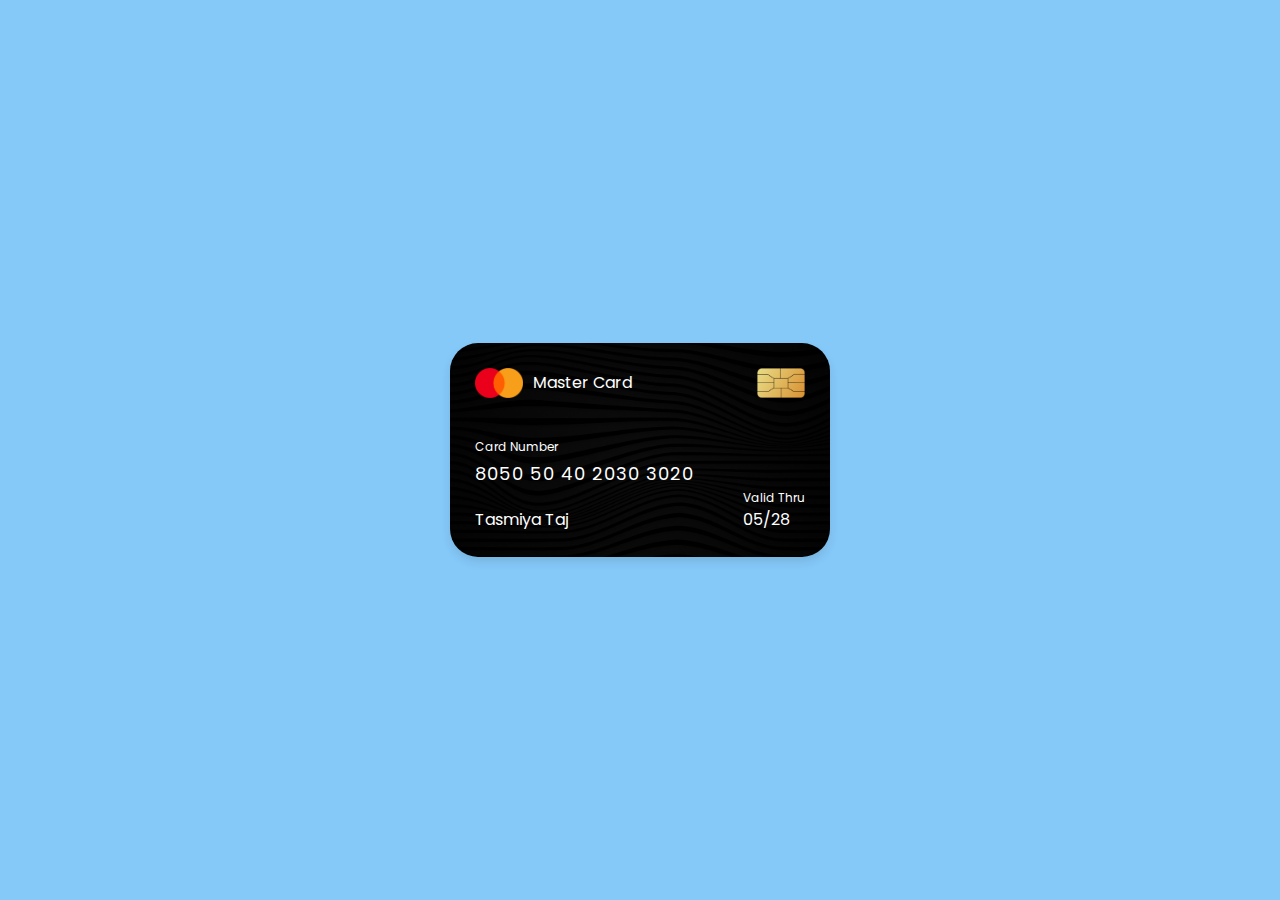
<file: credit card/index.html>
<!DOCTYPE html>
<html lang="en">
<head>
    <meta charset="UTF-8">
    <meta name="viewport" content="width=device-width, initial-scale=1.0">
    <title>Credit card</title>
    <link rel="stylesheet" href="style.css">
    <link href="https://fonts.googleapis.com/css2?family=Open+Sans:ital,wght@0,300..800;1,300..800&family=Poppins:ital,wght@0,100;0,200;0,300;0,400;0,500;0,600;0,700;0,800;0,900;1,100;1,200;1,300;1,400;1,500;1,600;1,700;1,800;1,900&family=Roboto:ital,wght@0,100..900;1,100..900&display=swap" rel="stylesheet">
    <link href='https://unpkg.com/boxicons@2.1.4/css/boxicons.min.css' rel='stylesheet'>
</head>
<body>
    <div class="container">
        <header>
            <span class="logo">
                <img src="logo.png" alt="">
                <h5>Master Card</h5>
            </span>
            <img src="chip.png" alt="" class="chip">
        </header>
        <div class="card-details">
            <div class="name-number">
                <h6>Card Number</h6>
                <h5 class="number">8050 50 40 2030 3020</h5>
                <h5 class="name">Tasmiya Taj</h5>
            </div>
            <div class="valid-date">
                <h6>Valid Thru</h6>
                <h5>05/28</h5>
            </div>
        </div>
    </div>
    
</body>
</html>
</file>
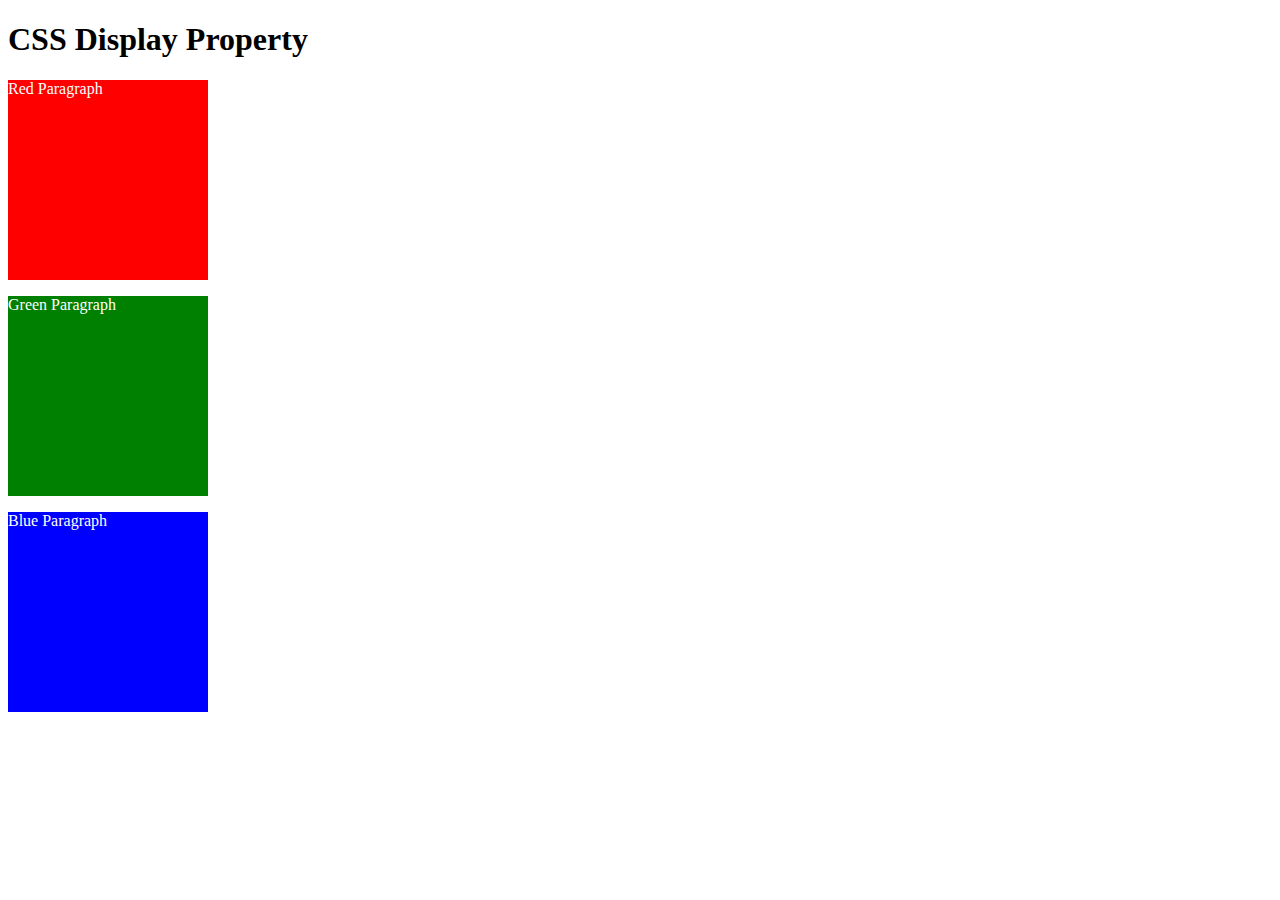
<file: CSS display/index.html>
<!DOCTYPE html>
<html lang="en">
<head>
    <meta charset="UTF-8">
    <meta name="viewport" content="width=device-width, initial-scale=1.0">
    <title>css display</title>
    <link rel="stylesheet" href="style.css">
</head>
<body>
    <h1>CSS Display Property</h1>
    <div class="red">
        <p>Red Paragraph</p>
    </div>
    <div class="green">
        <p>Green Paragraph</p>
    </div>
    <div class="blue">
         <p>Blue Paragraph</p>
    </div>
</body>
</html>
</file>
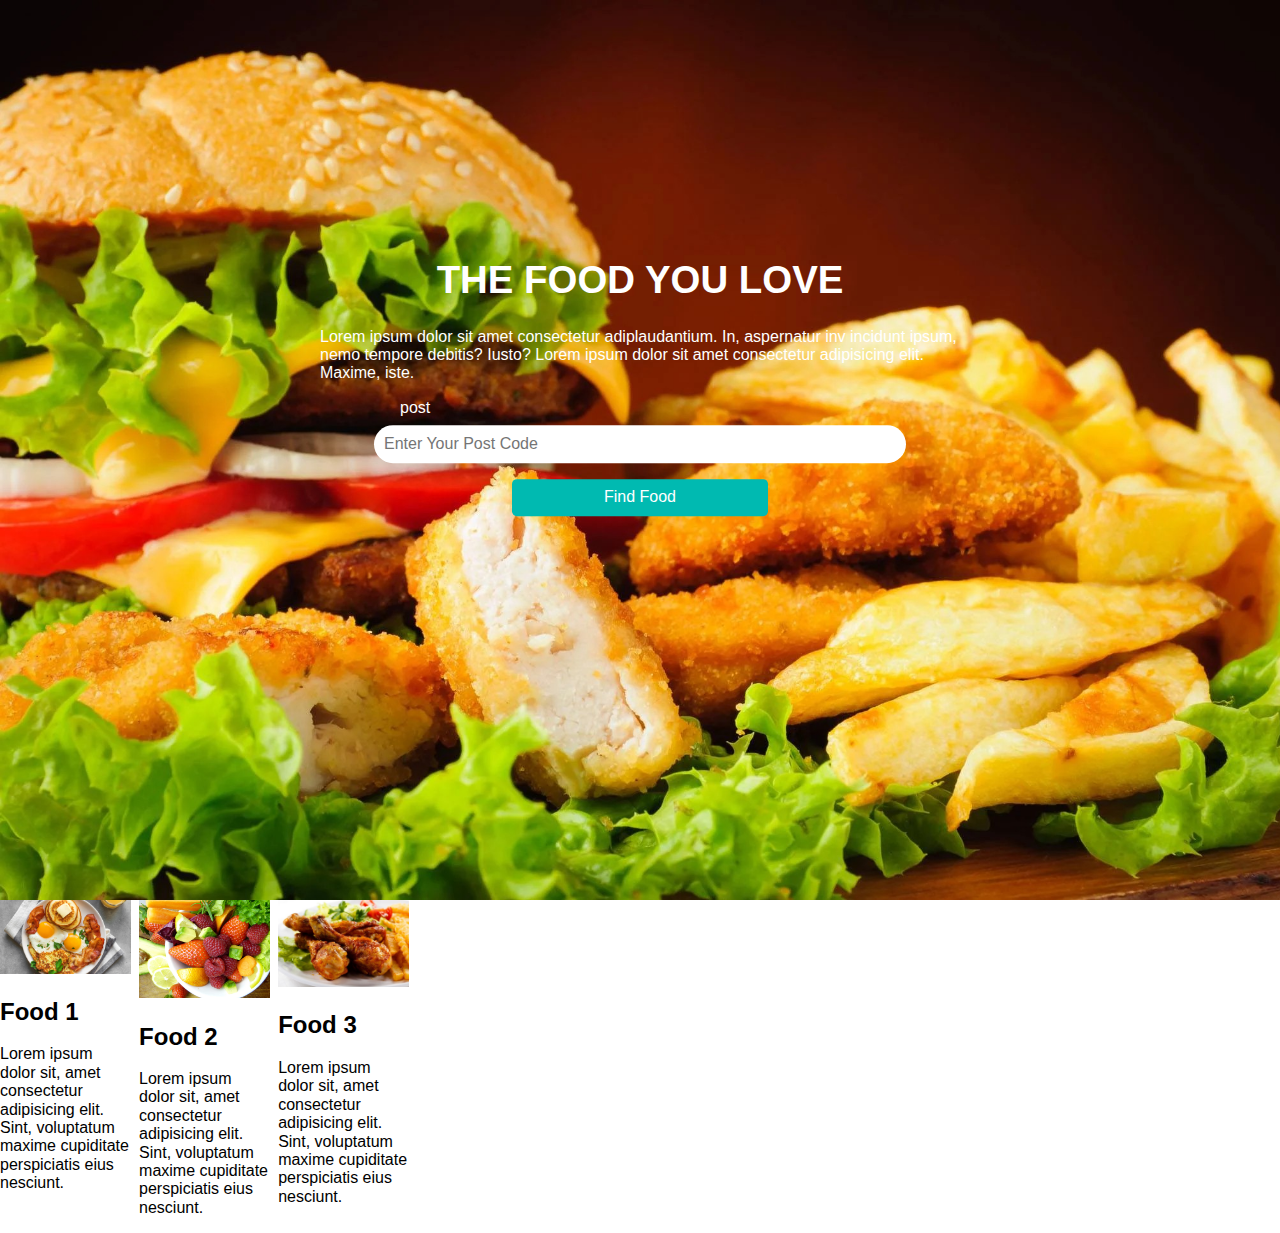
<file: first website/index.html>
<!DOCTYPE html>
<html lang="en">
<head>
    <meta charset="UTF-8">
    <meta name="viewport" content="width=device-width, initial-scale=1.0">
    <title>first website</title>
    <link rel="stylesheet" href="style.css">
    <link rel="stylesheet" href="normalize.css">
    <link href="https://fonts.googleapis.com/css2?family=Open+Sans:ital,wght@0,300..800;1,300..800&family=Poppins:ital,wght@0,100;0,200;0,300;0,400;0,500;0,600;0,700;0,800;0,900;1,100;1,200;1,300;1,400;1,500;1,600;1,700;1,800;1,900&family=Roboto:ital,wght@0,100..900;1,100..900&display=swap" rel="stylesheet">
    <link href='https://unpkg.com/boxicons@2.1.4/css/boxicons.min.css' rel='stylesheet'>
</head>
</head>
<body>
    <section class="hero_image">
        <div class="hero_wrapper">
            <h1>THE FOOD YOU LOVE</h1>
            <P>Lorem ipsum dolor sit amet consectetur adiplaudantium. In, aspernatur inv incidunt ipsum, nemo tempore debitis? Iusto? Lorem ipsum dolor sit amet consectetur adipisicing elit. Maxime, iste.</P>
            <span>post</span>
            <form action="#" class="form_code">
                <input type="text" class="post_code" placeholder="Enter Your Post Code">
                <button type="submit">Find Food</button>
            </form>
        </div>
    </section>
    <section class="product">
        <div class="product_list_item">
            <img src="omlet.jpg" class="img-responsive" alt="">
            <h2 class="product_heading">
                Food 1
            </h2>
            <P>Lorem ipsum dolor sit, amet consectetur adipisicing elit. Sint, voluptatum maxime cupiditate perspiciatis eius nesciunt.</P>
        </div>
        <div class="product_list_item">
            <img src="fruit.jpg" class="img-responsive" alt="">
            <h2 class="product_heading">
                Food 2
            </h2>
            <P>Lorem ipsum dolor sit, amet consectetur adipisicing elit. Sint, voluptatum maxime cupiditate perspiciatis eius nesciunt.</P>
        </div>
        <div class="product_list_item">
            <img src="leg pc.jpg" class="img-responsive" alt="">
            <h2 class="product_heading">
                Food 3
            </h2>
            <P>Lorem ipsum dolor sit, amet consectetur adipisicing elit. Sint, voluptatum maxime cupiditate perspiciatis eius nesciunt.</P>
        </div>
    </section>

    
</body>
</html>
</file>
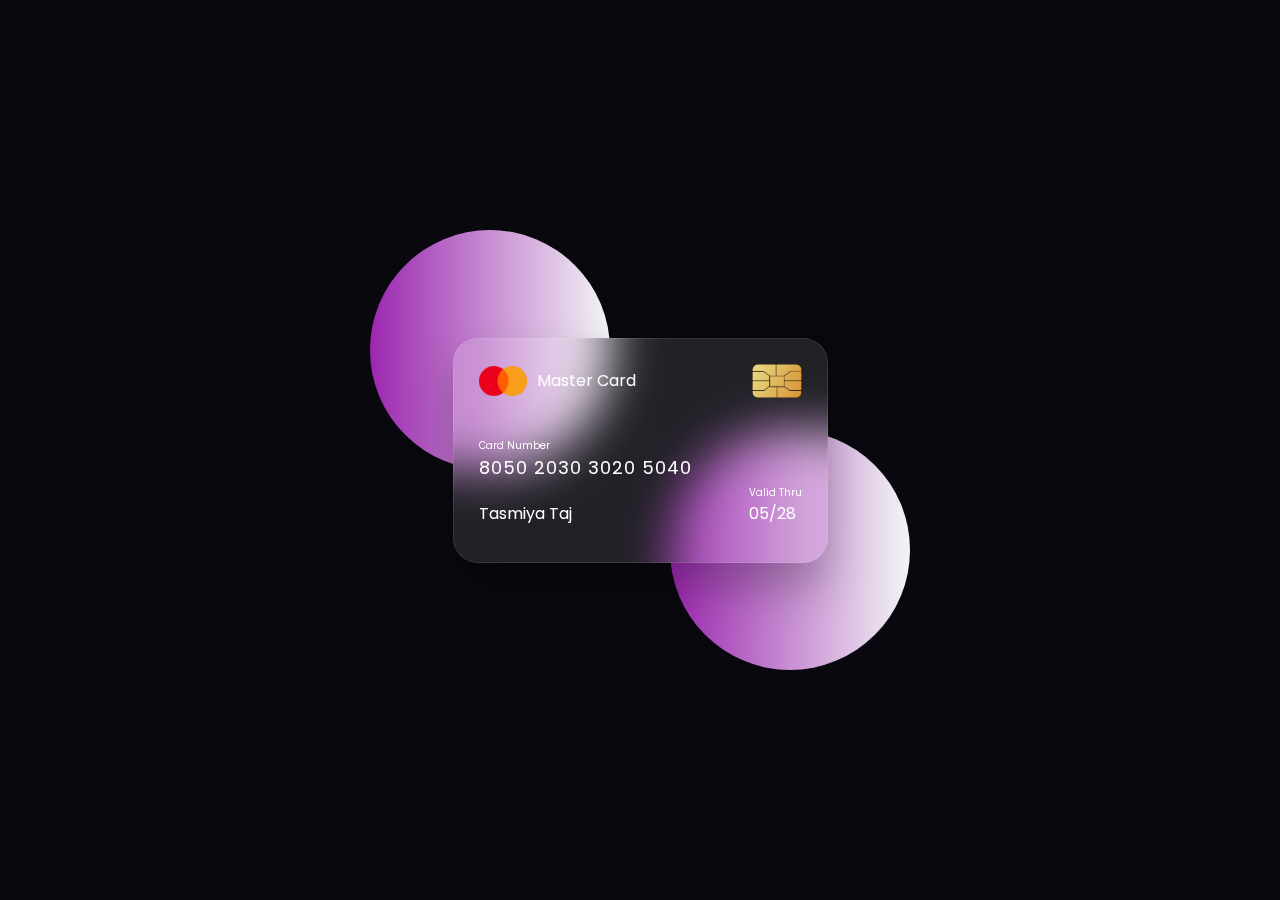
<file: flipping card UI/index.html>
<!DOCTYPE html>
<html lang="en">
<head>
    <meta charset="UTF-8">
    <meta name="viewport" content="width=device-width, initial-scale=1.0">
    <title>Flipping card UI design</title>
    <link rel="stylesheet" href="style.css">
    <link href="https://fonts.googleapis.com/css2?family=Open+Sans:ital,wght@0,300..800;1,300..800&family=Poppins:ital,wght@0,100;0,200;0,300;0,400;0,500;0,600;0,700;0,800;0,900;1,100;1,200;1,300;1,400;1,500;1,600;1,700;1,800;1,900&family=Roboto:ital,wght@0,100..900;1,100..900&display=swap" rel="stylesheet">
    <link href='https://unpkg.com/boxicons@2.1.4/css/boxicons.min.css' rel='stylesheet'>
</head>
<body>
    <section>
        <div class="container">
            <div class="card front-face">
                <header>
                    <span class="logo">
                        <img src="logo.png" alt="">
                        <h5>Master Card</h5>
                    </span>
                    <img src="chip.png" alt="" class="chip">
                </header>
                <div class="card-details">
                    <div class="name-number">
                        <h6>Card Number</h6>
                        <h5 class="number">8050 2030 3020 5040</h5>
                        <h5 class="name">Tasmiya Taj</h5>
                    </div>
                    <div class="valid-date">
                        <h6>Valid Thru</h6>
                        <h5>05/28</h5>
                    </div>
                </div>
            </div>
            <div class="card back-face">
                <h6>For customer service call +977 4343 3433 or email at mastercard@gmail.com</h6>
                <span class="magnetic-strip"></span>
                <div class="signature"><i>005</i></div>
                <h5>Lorem ipsum, dolor sit amet consectetur adipisicing elit. Ea, aspernatur! Lorem ipsum dolor sit amet. Lorem, ipsum. Lorem ipsum dolor, sit amet consectetur adipisicing elit. Esse, dicta? Lorem ipsum dolor sit amet. Lorem, ipsum.</h5>
                
            </div>
        </div>
    </section>
    
</body>
</html>
</file>
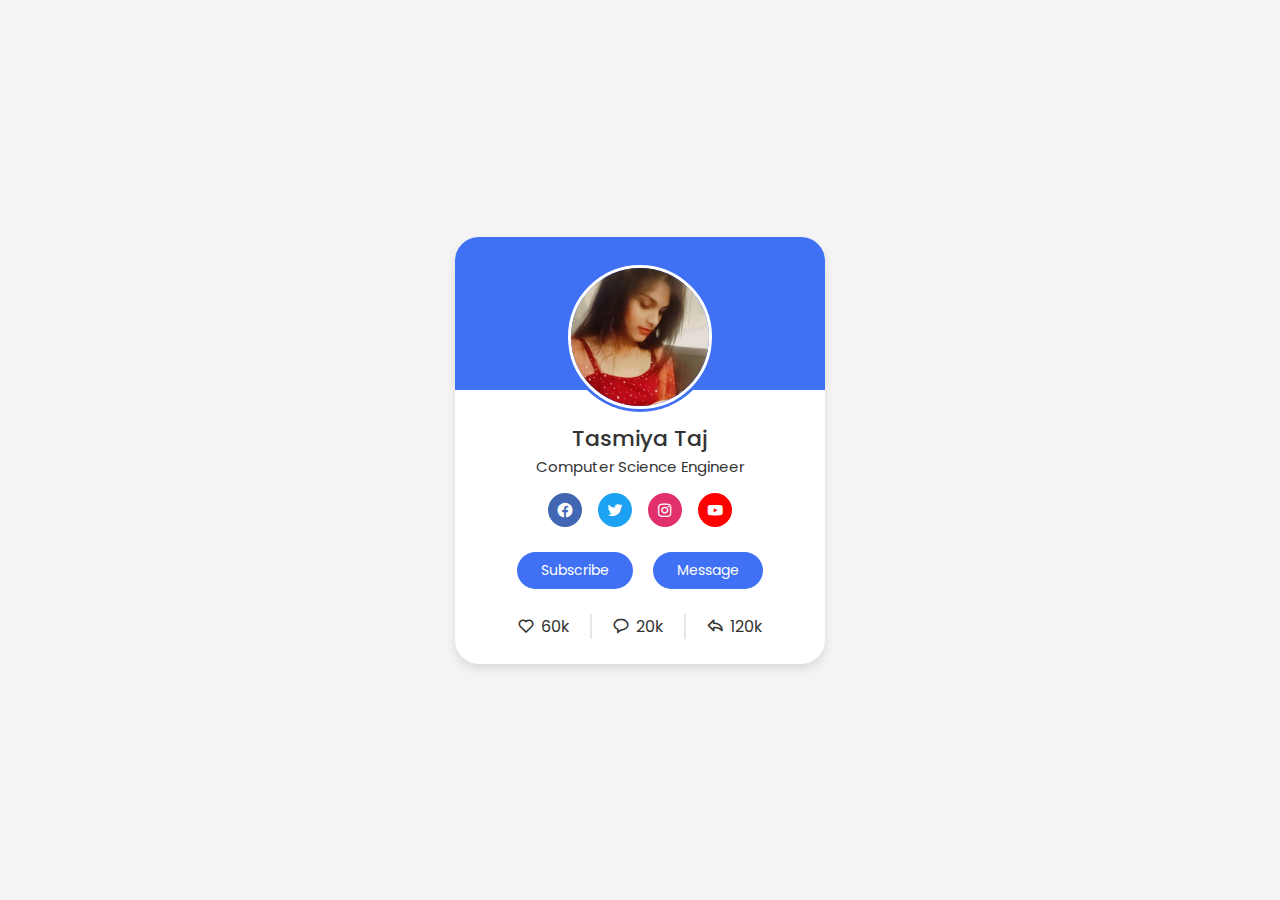
<file: responsive profile card/index.html>
<!DOCTYPE html>
<html lang="en">
<head>
    <meta charset="UTF-8">
    <meta name="viewport" content="width=device-width, initial-scale=1.0">
    <title>profile card UI design</title>
    <link rel="stylesheet" href="style.css">
    <link href="https://fonts.googleapis.com/css2?family=Open+Sans:ital,wght@0,300..800;1,300..800&family=Poppins:ital,wght@0,100;0,200;0,300;0,400;0,500;0,600;0,700;0,800;0,900;1,100;1,200;1,300;1,400;1,500;1,600;1,700;1,800;1,900&family=Roboto:ital,wght@0,100..900;1,100..900&display=swap" rel="stylesheet">
    <link href='https://unpkg.com/boxicons@2.1.4/css/boxicons.min.css' rel='stylesheet'>
</head>
<body>
    
    <div class="profile-card">
        <div class="image">
            <img src="profile.jpg" alt="" class="profile-img">
        </div>
        <div class="text-data">
            <span class="name">Tasmiya Taj</span>
            <span class="job">Computer Science Engineer</span>
        </div>
        <div class="media-buttons">
            <a href="#"style="background:#4267b2"  class="link">
            <i class='bx bxl-facebook-circle'></i>
            </a>
            <a href="#" style="background:#1da1f2" class="link">
            <i class='bx bxl-twitter'></i>
            </a>
            <a href="#" style="background:#e1306c" class="link">
             <i class='bx bxl-instagram'></i>
            </a>
            <a href="#" style="background:#ff0000" class="link">
            <i class='bx bxl-youtube'></i>
            </a>
        </div>
        <div class="buttons">
            <button class="button">Subscribe</button>
            <button class="button">Message</button>
        </div>
        <div class="analytics">
            <div class="data">
                <i class='bx bx-heart' ></i>
                <span class="number">60k</span>
            </div>
            <div class="data">
                <i class='bx bx-message-rounded' ></i>
                <span class="number">20k</span>
            </div>
            <div class="data">
                <i class='bx bx-share'></i>
                <span class="number">120k</span>
            </div>
        </div>
    </div>


    
</body>
</html>
</file>
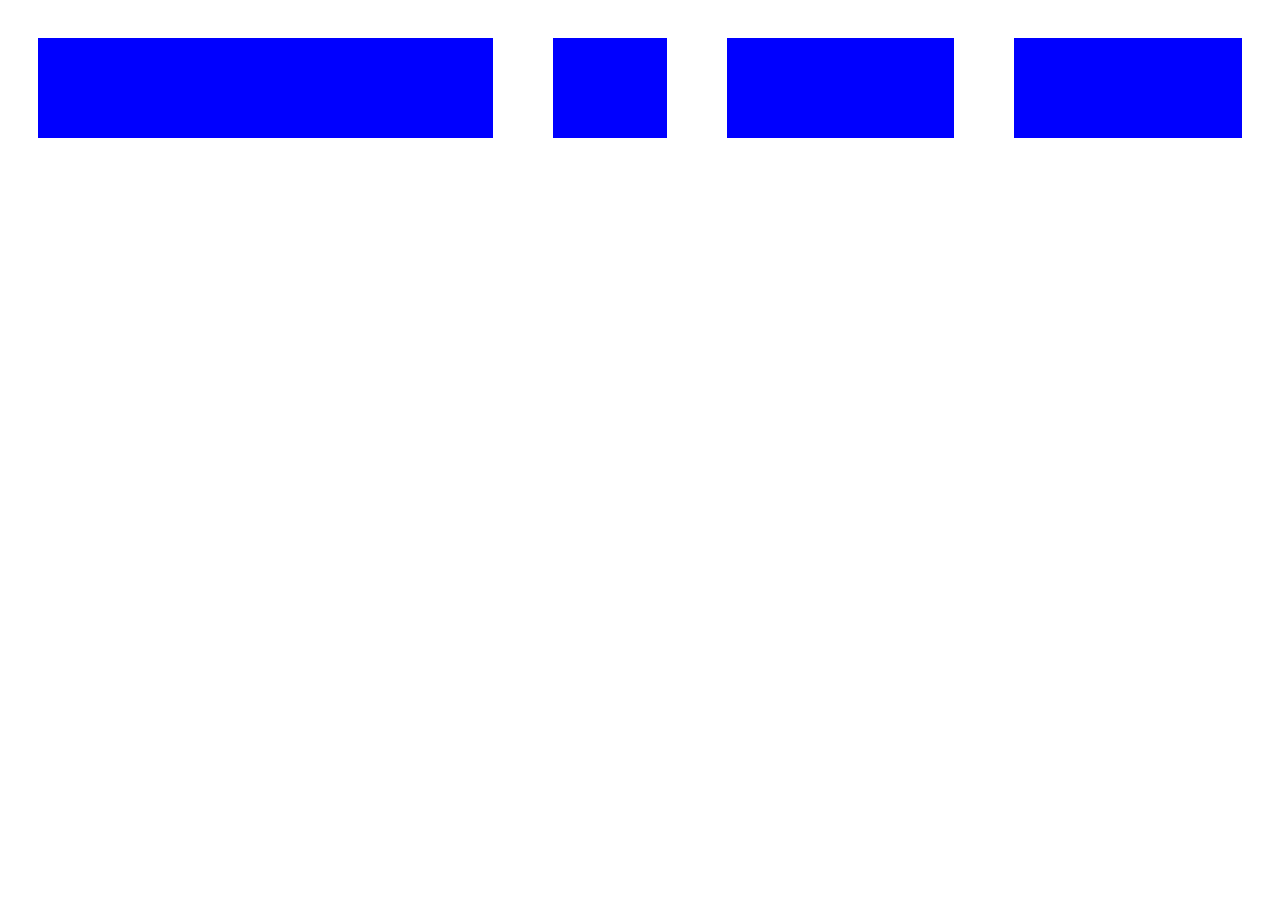
<file: css flex box.html>
<!DOCTYPE html>
<html lang="en">
<head>
    <meta charset="UTF-8">
    <meta name="viewport" content="width=device-width, initial-scale=1.0">
    <title>Document</title>
    <style>
        .flex-container{
            display: flex;

        }
        .card{
            background: blue;
            border: 30px solid white;
            height: 100px;
            flex: 1;
        }
        .first{
            flex: 2;
        }
        .second{
            flex: 0.5;
        }
    </style>
</head>
<body>
    <div class="flex-container">
        <div class="first card"></div>
        <div class="second card"></div>
        <div class="card"></div>
        <div class="card"></div>
    </div>
</body>
</html>
</file>
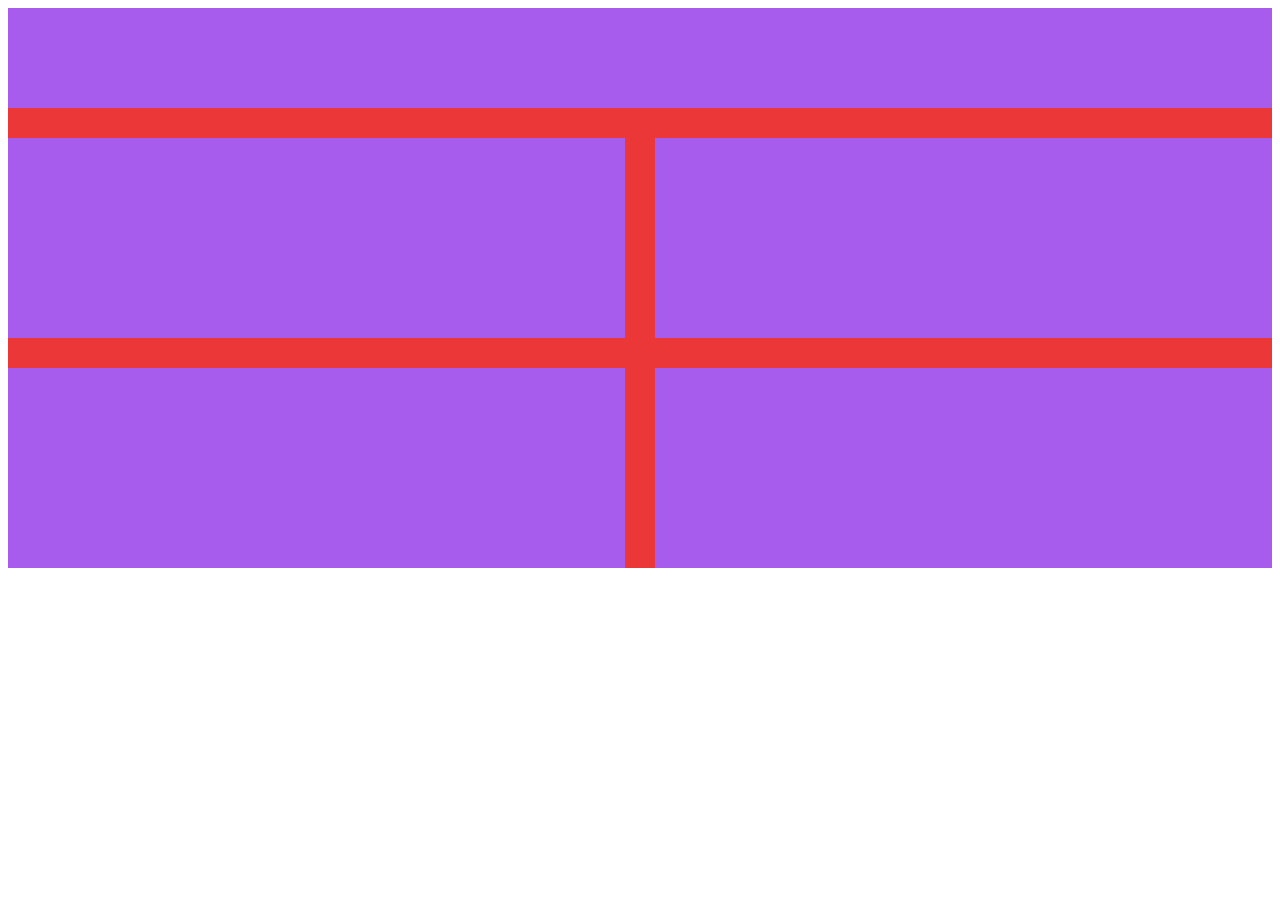
<file: css grid.html>
<!DOCTYPE html>
<html lang="en">
<head>
    <meta charset="UTF-8">
    <meta name="viewport" content="width=device-width, initial-scale=1.0">
    <title>CSS Grid</title>
    <style>
        .grid-container{
            display: grid;
            
            grid-template-rows: 100px 200px 200px;
            gap: 30px;
            background-color: rgb(235, 55, 55);
        }
        .first{
            grid-column: span 2;
        }
        .card{
            background-color: rgb(167, 92, 238);
        }

    </style>
</head>
<body>
    <div class="grid-container">
        <div class="first card"></div>
        <div class="card"></div>
        <div class="card"></div>
        <div class="card"></div>
        <div class="card"></div>
    </div>
</body>
</html>
</file>
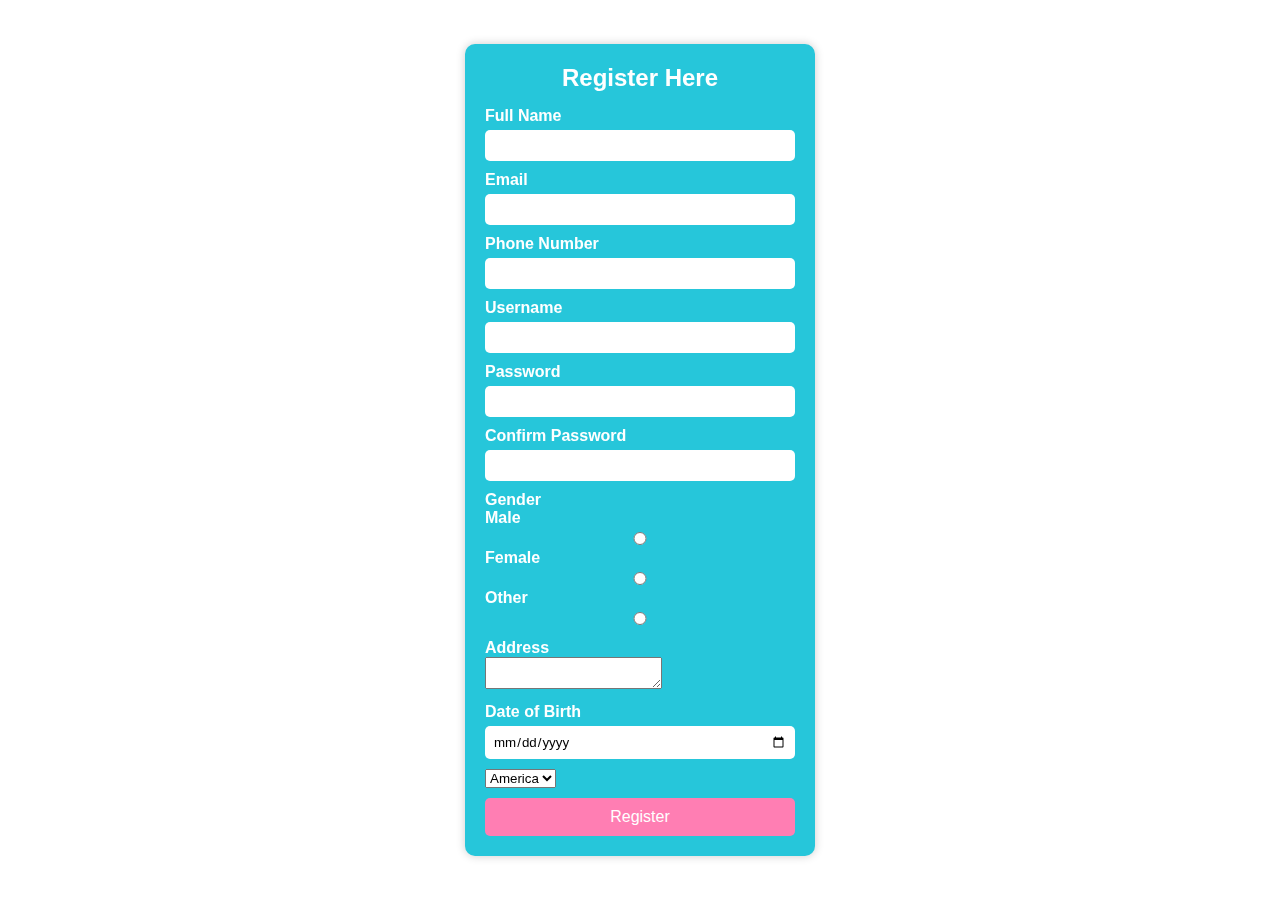
<file: firdos.html>
<!DOCTYPE html>
<html lang="en">
<head>
    <meta charset="UTF-8">
    <meta name="viewport" content="width=device-width, initial-scale=1.0">
    <title>Registration Form</title>
    <style>
        * {
            margin: 0;
            padding: 0;
            box-sizing: border-box;
            font-family: Arial, sans-serif;
        }
        body {
            display: flex;
            justify-content: center;
            align-items: center;
            height: 100vh;
            
        }
        .container {
            background-color:#26c6da;
            padding: 20px;
            border-radius: 10px;
            backdrop-filter: blur(10px);
            box-shadow: 0 0 10px rgba(0, 0, 0, 0.2);
            width: 350px;
        }
        h2 {
            text-align: center;
            color: white;
            margin-bottom: 15px;
        }
        .form-group {
            margin-bottom: 10px;
        }
        label {
            display: block;
            color: white;
            font-weight: bold;
        }
        input {
            width: 100%;
            padding: 8px;
            margin-top: 5px;
            border: none;
            border-radius: 5px;
            outline: none;
        }
        button {
            width: 100%;
            padding: 10px;
            background: #ff7eb3;
            color: white;
            border: none;
            border-radius: 5px;
            cursor: pointer;
            font-size: 16px;
        }
        button:hover {
            background: #ff4f81;
        }
    </style>
</head>
<body>
    <div class="container">
        <h2>Register Here</h2>
        <form>
            <div class="form-group">
                <label>Full Name</label>
                <input type="text" required>
            </div>
            <div class="form-group">
                <label>Email</label>
                <input type="email" required>
            </div>
            <div class="form-group">
                <label>Phone Number</label>
                <input type="tel" required>
            </div>
            <div class="form-group">
                <label>Username</label>
                <input type="text" required>
            </div>
            <div class="form-group">
                <label>Password</label>
                <input type="password" required>
            </div>
            <div class="form-group">
                <label>Confirm Password</label>
                <input type="password" required>
            </div>
            <div class="form-group">
                <label>Gender</label>
                <label for="Male"> Male</label>
                <input type="radio" required>
                 <label for="Male"> Female</label>
                <input type="radio" required>
                 <label for="other">Other</label>
                <input type="radio" required>
            </div>
            <div class="form-group">
                <label>Address</label>
                <textarea name="" id=""></textarea>
            </div>
            <div class="form-group">
                <label>Date of Birth</label>
                <input type="date" required>
            </div>
            <div class="form-group">
            <select name="" id="">
                <label for="">Country</label>
                <option value="">America</option>
                <option value="">india</option>
                </select>
            </div>
            <button type="submit">Register</button>
        </form>
    </div>
</body>
</html>
</file>
<file: credit card/style.css>
*{
    margin: 0;
    padding: 0;
    box-sizing: border-box;
    font-family: "poppins",sans-serif;
}
body{
    min-height: 100vh;
    display: flex;
    align-items: center;
    justify-content: center;
    background: #85c9f9;
}
.container{
    position: relative;
    background-image:url(bg.png);
    background-size: cover;
    padding: 25px;
    border-radius: 28px;
    max-width: 380px;
    width: 100%;
   box-shadow: 0 5px 10px rgba(0, 0, 0, 0.1);

}
header,
.logo{
    display: flex;
    align-items: center;
    justify-content: space-between;
  
   
}
.logo img{
     width: 48px;
    margin-right: 10px;
}
h5{
    color: #fff;
    font-size: 16px;
    font-weight:400 ;
}
header .chip{
    width: 48px;
}
h6{
    color: #fff;
    font-size: 12px;
    font-weight: 400;
}
h5.number{
    margin-top: 4px;
    font-size: 18px;
    letter-spacing: 1px;
}
h5.name{
    margin-top: 20px;

}
.container .card-details{
    margin-top: 40px;
display: flex;
justify-content: space-between;
align-items: flex-end;
}
</file>
<file: CSS display/style.css>
.red{
    background-color: red;
    width: 200px;
    height: 200px;
    color: white;
    display: block;
}

.green{
    background-color: green;
    color: white;
    display:block;
    width: 200px;
    height: 200px;
}
.blue{
    background-color: blue;
    width: 200px;
    height: 200px;
    color: white;
    display: block;
}
</file>
<file: first website/style.css>
body{
    font-family: "Montserrat",sans-serif;
}
.img-responsive{
    max-width: 100%;

}
.hero_image{
    background-image: url(burger.jpg);
    height: 100vh;
    -webkit-background-size: cover;
    background-size: cover; 
    position: relative;
}
.hero_wrapper{
    color: white;
    position: absolute;
    top: 10%;
    left: 50%;
   transform: translate(-50%,50%);
   
}
.hero_wrapper h1{
    font-size: 2.4rem;
    text-align:center;
}
.hero_wrapper span{
    margin-left: 5rem;
    display: inline-block;
    margin-bottom: .5rem;
} 
.form_code{
    text-align: center;
}
.form_code .post_code{
    display: block;
    width: 80%;
    margin-left: auto;
    margin-right: auto;
    border-radius: 2rem;
    padding: .6rem;
    border: none;
    outline: none;
}
.form_code button{
    width: 40%;
    text-align: center;
    background-color: #00bab1;
    color: #fff;
    padding: .6rem;
    border: none;
    border-radius: .3rem;
    margin: 1rem auto 0rem;
}
.product{
   float: left;
   width: 32%;
   margin-left: auto;
    
}
.product_list_item{
    float: left;
    width:32% ;
    margin-left: .5rem;
}
.product_list_item:first-of-type{
    margin-left: 0;
}
@media screen and (max-width:1000px) {
    .product_list_item{
        width: 100%;
        float: none;
    }
}
</file>
<file: flipping card UI/style.css>
*{
    margin: 0;
    padding: 0;
    box-sizing: border-box;
    font-family: "Poppins",sans-serif;
}
section{
    position: relative;
    min-height: 100vh;
    width: 100%;
    background: #08080e;
    display: flex;
    align-items: center;
    justify-content: center;
    color: #fff;
    perspective: 1000px;
}
section::before{
    content: " ";
    position: absolute;
    height: 240px;
    width: 240px;
    border-radius:50% ;
    transform: translate(-150px,-100px);
    background: linear-gradient(90deg,#9c27b0,#f3f5f5);
}
section::after{
    content: " ";
    position: absolute;
    height: 240px;
    width: 240px;
    border-radius:50% ;
    transform: translate(150px,100px);
    background: linear-gradient(90deg,#9c27b0,#f3f5f5);
}
.container{
    position: relative;
    height: 225px;
    width: 375px;
    z-index: 100;
    transition: 0.6s;
    transform-style: preserve-3d;
}
.container:hover{
    transform: rotateY(180deg);
}
.container .card{
    position: absolute;
    height: 100%;
    width: 100%;
    padding: 25px;
    border-radius: 25px;
    backdrop-filter:blur(25px) ;
    background: rgba(255, 255, 255, 0.1);
    box-shadow: 0 25px 45px rgba(0, 0, 0, 0.25);
    border:1px solid rgba(255, 255, 255, 0.1);
    backface-visibility: hidden;
}
.front-face header,
.front-face .logo{
    display: flex;
    align-items: center;
}
.front-face header{
    justify-content: space-between;
}
.front-face .logo img{
    width: 48px;
    margin-right: 10px;
}
h5{
    font-size: 16px;
    font-weight: 400;
}
.front-face .chip{
    width: 50px;

}
.front-face .card-details{
    display: flex;
    margin-top: 40px;
    align-items: flex-end;
    justify-content: space-between;
}
h6{
    font-size: 10px;
    font-weight: 400;
}
h5.number{
    font-size: 18px;
    letter-spacing: 1px;
}
h5.name{
   margin-top: 20px;
}
.card.back-face{
    border: none;
    padding: 15px 25px 25px 25px;
    transform: rotateY(180deg);

}
.card.back-face h6{
    font-size: 8px;

}
.card.back-face .magnetic-strip{
   position: absolute;
   top: 40px;
   left: 0;
   height: 45px;
   width: 100%;
   background: #000;

}
.card.back-face .signature{
    display: flex;
    justify-content: flex-end;
    align-items: center;
    margin-top: 80px;
    height: 40px;
    width: 85%;
    border-radius: 6px;
    background: repeating-linear-gradient(#fff,#fff 3px,#efefef 0px,#efefef 9px);
}
.signature i{
    color: #000;
    font-size: 12px;
    padding: 4px 6px ;
    border-radius: 4px;
    margin-right: -30px;
    background-color: #fff;
    z-index: -1;
}
.card.back-face h5{
    font-size:8px;
    margin-top: 15px;

}
</file>
<file: responsive profile card/style.css>
/* Google Fonts - Poppins */
@import url("https://fonts.googleapis.com/css2?family=Poppins:wght@300;400;500;600&display=swap");
* {
  margin: 0;
  padding: 0;
  box-sizing: border-box;
  font-family: "Poppins", sans-serif;
}
body {
  height: 100vh;
  display: flex;
  align-items: center;
  justify-content: center;
  background-color: #f4f4f4;
}
.profile-card {
  display: flex;
  flex-direction: column;
  align-items: center;
  max-width: 370px;
  width: 100%;
  background: #fff;
  border-radius: 24px;
  padding: 25px;
  box-shadow: 0 5px 10px rgba(0, 0, 0, 0.1);
  position: relative;
}
.profile-card::before {
  content: "";
  position: absolute;
  top: 0;
  left: 0;
  height: 36%;
  width: 100%;
  border-radius: 24px 24px 0 0;
  background-color: #4070f4;
}
.image {
  position: relative;
  height: 150px;
  width: 150px;
  border-radius: 50%;
  background-color: #4070f4;
  padding: 3px;
  margin-bottom: 10px;
}
.image .profile-img {
  height: 100%;
  width: 100%;
  object-fit: cover;
  border-radius: 50%;
  border: 3px solid #fff;
}
.profile-card .text-data {
  display: flex;
  flex-direction: column;
  align-items: center;
  color: #333;
}
.text-data .name {
  font-size: 22px;
  font-weight: 500;
}
.text-data .job {
  font-size: 15px;
  font-weight: 400;
}
.profile-card .media-buttons {
  display: flex;
  align-items: center;
  margin-top: 15px;
}
.media-buttons .link {
  display: flex;
  align-items: center;
  justify-content: center;
  color: #fff;
  font-size: 18px;
  height: 34px;
  width: 34px;
  border-radius: 50%;
  margin: 0 8px;
  background-color: #4070f4;
  text-decoration: none;
}
.profile-card .buttons {
  display: flex;
  align-items: center;
  margin-top: 25px;
}
.buttons .button {
  color: #fff;
  font-size: 14px;
  font-weight: 400;
  border: none;
  border-radius: 24px;
  margin: 0 10px;
  padding: 8px 24px;
  background-color: #4070f4;
  cursor: pointer;
  transition: all 0.3s ease;
}
.buttons .button:hover {
  background-color: #0e4bf1;
}
.profile-card .analytics {
  display: flex;
  align-items: center;
  margin-top: 25px;
}
.analytics .data {
  display: flex;
  align-items: center;
  color: #333;
  padding: 0 20px;
  border-right: 2px solid #e7e7e7;
}
.data i {
  font-size: 18px;
  margin-right: 6px;
}
.data:last-child {
  border-right: none;
}
</file>
